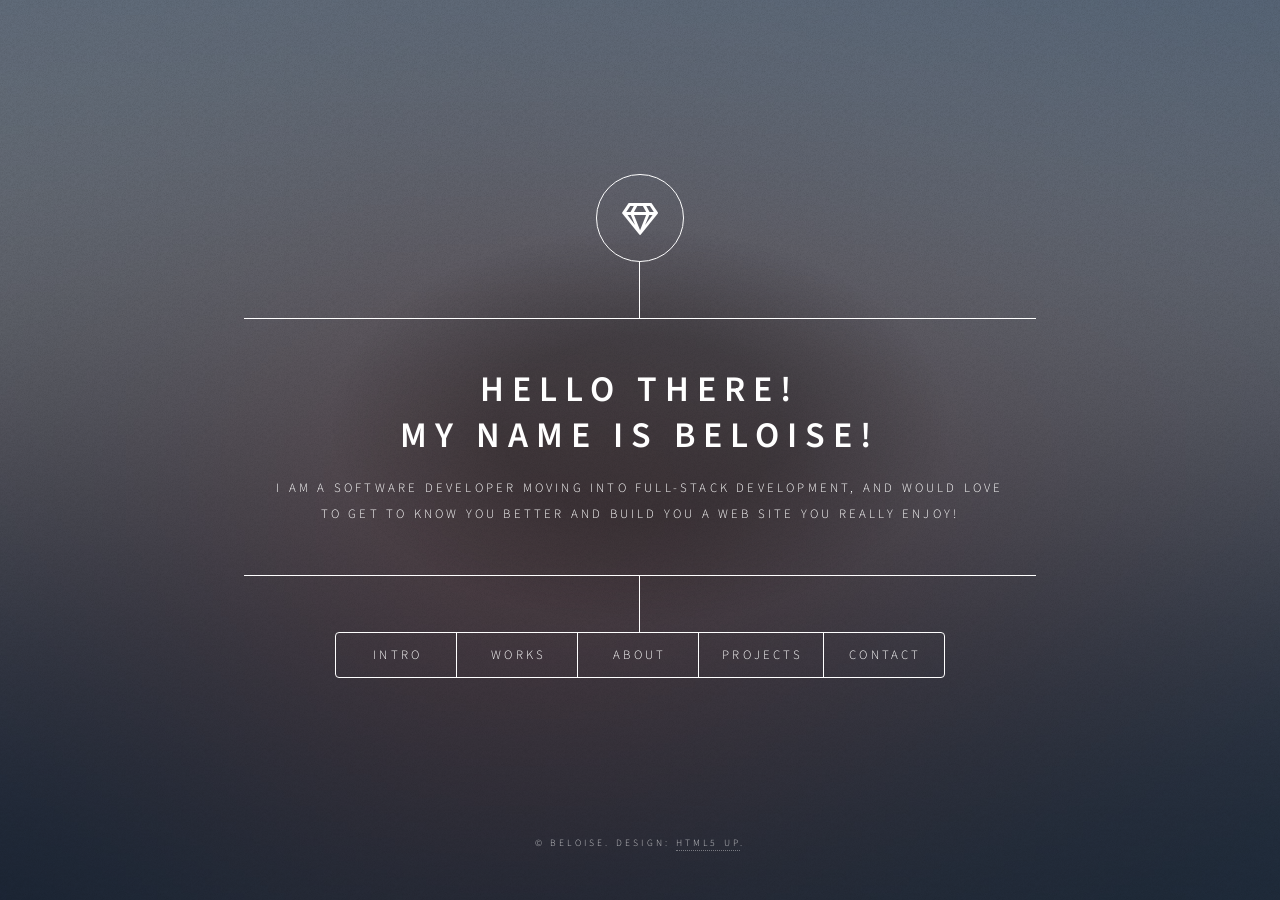
<file: index.html>
<!DOCTYPE HTML>
<!--
	Dimension by HTML5 UP
	html5up.net | @ajlkn
	Free for personal and commercial use under the CCA 3.0 license (html5up.net/license)
-->
<html>
	<head>
		<title>Full Stack Racc</title>
		<meta charset="utf-8" />
		<meta name="viewport" content="width=device-width, initial-scale=1, user-scalable=no" />
		<link rel="stylesheet" href="assets/css/main.css" />
		<noscript><link rel="stylesheet" href="assets/css/noscript.css" /></noscript>
	</head>
	<body class="is-preload">

		<!-- Wrapper -->
			<div id="wrapper">

				<!-- Header -->
					<header id="header">
						<div class="logo">
							<span class="icon fa-gem"></span>
						</div>
						<div class="content">
							<div class="inner">
								<h1>Hello there!<br />
									My name is Beloise!</h1>
								<p>I am a software developer moving into Full-Stack Development, and would love<br />
								to get to know you better and build you a web site you really enjoy!</p>
							</div>
						</div>
						<nav>
							<ul>
								<li><a href="#intro">Intro</a></li>
								<li><a href="#work">Works</a></li>
								<li><a href="#about">About</a></li>
								<li><a href="#projects">Projects</a></li>
								<li><a href="#contact">Contact</a></li>
							</ul>
						</nav>
					</header>

				<!-- Main -->
					<div id="main">

						<!-- Intro -->
							<article id="intro">
								<h2 class="major">Intro</h2>
								<span class="image main"><img src="images/pic01.png" alt="" /></span>
								<p>I have over 15 years using various Linux-based operating systems (I am currently using Arch Linux as my daily driver) and I have spent 5 of those as a power user, working with BASH scripting and remote server work. Currently, I am running an Open Source microblogging service called Mastodon. It is running on a remote server running Ubuntu, and I do upkeep on the server, as well as updating to the code (Ruby-on-rails, SCSS, HTML, Javascript) when there is a feature that I need to implement that isn't implemented in the main repo for the service.</p> 

								<p>I also work regularly with Git, both with Mastodon and my own personal projects, and am familiar with both Git and SSH. I am looking to move more into a programming role, simply because the Mastodon server doesn't pay the bills, and I would like to use the skills that I've learned throughout my life instead of just using them for hobbies or personal projects.</p> 
									
								<p>My job history is very customer-focused, and I enjoy helping people with problem solving and troubleshooting, and I spend a lot of my free time helping on the freeCodeCamp forums or looking for open source software to contribute to.</p> 
									
								<p>If you think I would be a good fit for your company or your project, please reach out! You can fill out the contact form, and I will be more than happy to get back to you within 2 business days!</p>
							</article>

						<!-- Work -->
							<article id="work">
								<h2 class="major">Work</h2>
								<span class="image main"><img src="images/pic02.png" alt="" /></span>
								<p>I am currently a Software Engineer with #100Devs, and am learning the ins and outs of Full-Stack Development. I spend a lot of time researching, as well as tinkering with various smaller projects while looking for bigger projects to start, and also contributing to Open Source Software.</p>
								<p>Recently I have been doing a lot of Front-End work, specifically with HTML, CSS, and JavaScript. If you would like to see some of my projects, you can check out my GitHub <a href="https://github.com/fullStackRacc">here</a>. You can also check out live versions of my projects live on the site, just check out the Projects section <a href="#projects">here</a>!</p>
							</article>

						<!-- About -->
							<article id="about">
								<h2 class="major">About</h2>
								<span class="image main"><img src="images/pic03.png" alt="" /></span>
								<p>Hihi! I'm Beloise and I love coffee, raccoons, and GNU/Linux operating systems! I've been playing with and learning about computers since I was 12 (anyone remember AOL disks?) and I'm a big fan of emo music. Blame the early 00's for that I suppose. I like to play games to decompress after a hard day's work, and in general like to meet new people and talk. I am also learning Japanese, it's been a thing I've been trying to do for a while, and I'm finally taking it seriously! If you wanna chat about Open Source Software, or just like raccoons, you can also find me on Twitter! It's a great place to get to know me and I use it to find lots of new people. Check it out <a href="https://twitter.com/fullStackRacc">here</a>!</p>
							</article>

						<!-- Contact -->
							<article id="contact">
								<h2 class="major">Contact</h2>
								<form method="post" action="https://formspree.io/f/xeqndnrd">
									<div class="fields">
										<div class="field half">
											<label for="name">Name</label>
											<input type="text" name="name" id="name" />
										</div>
										<div class="field half">
											<label for="email">Email</label>
											<input type="text" name="email" id="email" />
										</div>
										<div class="field">
											<label for="message">Message</label>
											<textarea name="message" id="message" rows="4"></textarea>
										</div>
									</div>
									<ul class="actions">
										<li><input type="submit" value="Send Message" class="primary" /></li>
										<li><input type="reset" value="Reset" /></li>
									</ul>
								</form>
								<ul class="icons">
									<li><a href="https://twitter.com/fullStackRacc" class="icon brands fa-twitter"><span class="label">Twitter</span></a></li>
									<li><a href="https://github.com/fullStackRacc" class="icon brands fa-github"><span class="label">GitHub</span></a></li>
								</ul>
							</article>

						<!-- Projects -->
							<article id="projects">
								<h2 class="major">Projects</h2>
								<span class="image main"><img src="images/pic04.png" alt="" /></span>
								<p>Welcome to my Projects! This will be updated pretty frequently, so make sure to check back! I like to show off the things I make, even if they're silly!</p>
								<ul>
									<li><a href="Projects/JavaScript Drum Kit/index.html">Javascript Drum Kit</a> - <a href="https://github.com/fullStackRacc/My-Website/tree/main/Projects/JavaScript Drum Kit">Source</a>
									<li><a href="Projects/Calculator/index.html">Calculator</a> - <a href="https://github.com/fullStackRacc/My-Website/tree/main/Projects/Calculator">Source</a>
									<li><a href="Projects/anime-quotes-api/index.html">Anime Quote API</a> - <a href="https://github.com/fullStackRacc/My-Website/tree/main/Projects/anime-quotes-api">Source</a>
									<li><a href="Projects/xkcd-api/index.html">Random XKCD Comic API</a> - <a href="https://github.com/fullStackRacc/My-Website/tree/main/Projects/xkcd-api">Source</a>
									<li><a href="Projects/random-useless-facts-api/index.html">Random Useless Facts API</a> - <a href="https://github.com/fullStackRacc/My-Website/tree/main/Projects/random-useless-facts-api">Source</a>
								</ul>
							</article>

					</div>

				<!-- Footer -->
					<footer id="footer">
						<p class="copyright">&copy; Beloise. Design: <a href="https://html5up.net">HTML5 UP</a>.</p>
					</footer>

			</div>

		<!-- BG -->
			<div id="bg"></div>

		<!-- Scripts -->
			<script src="assets/js/jquery.min.js"></script>
			<script src="assets/js/browser.min.js"></script>
			<script src="assets/js/breakpoints.min.js"></script>
			<script src="assets/js/util.js"></script>
			<script src="assets/js/main.js"></script>

	</body>
</html>
</file>
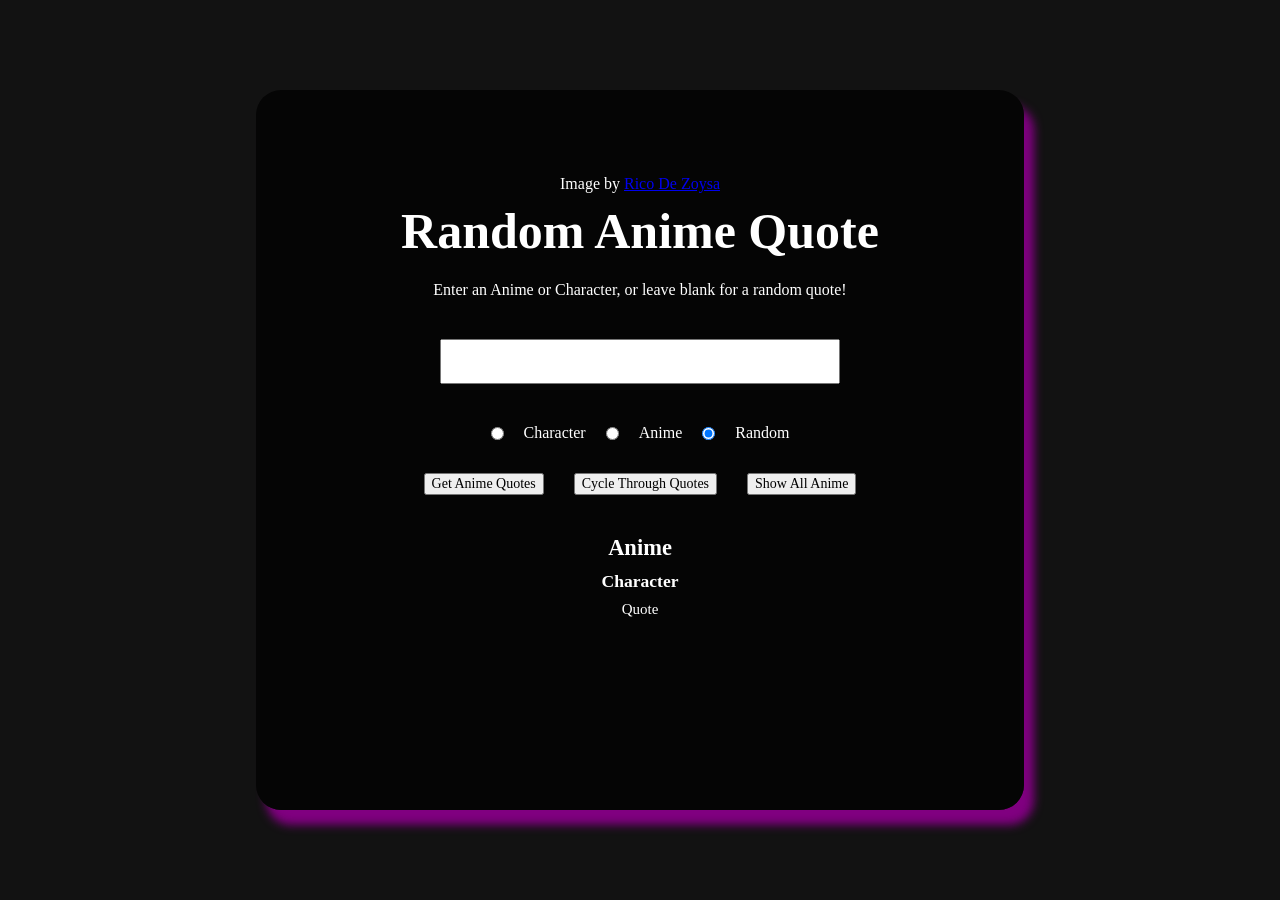
<file: Projects/anime-quotes-api/index.html>
<!DOCTYPE html>
<html lang="en">

<head>
	<meta charset="utf-8">
	<meta name="description" content="This is where your description goes">
	<meta name="keywords" content="one, two, three">

	<title>Anime Quotes!</title>

	<!-- external CSS link -->
	<link rel="stylesheet" href="css/normalize.css">
	<link rel="stylesheet" href="css/style.css">
</head>

<body>
	<main class="main">
		<header class="title">
			<p>Image by <a href="https://www.deviantart.com/ricodz">Rico De Zoysa</a></p>
			<h1>Random Anime Quote</h1>
		</header>

		<section>
			<label for="text">Enter an Anime or Character, or leave blank for a random quote!</label>
			<input type="text" name="" value="" id="text">
			<form action="">
				<input type="radio" name="quote-type" id="character" value="character"> <label for="character">
					Character</label>
				<input type="radio" name="quote-type" id="anime" value="anime"> <label for="anime"> Anime</label>
				<input type="radio" name="quote-type" id="random" value="random" checked> <label for="random">
					Random</label>
			</form>
		</section>

		<section>
			<button type="button" name="button" id="getQuote" onclick="displayRadioValue()">Get Anime Quotes</button>
			<button type="button" name="button" id="cycleQuote" onclick="displayRadioValue()">Cycle Through
				Quotes</button>
			<button type="button" name="button" id="showAll">Show All Anime</button>
		</section>

		<article class="Quotes">
			<h2 class="anime">Anime</h2>
			<h3 class="character">Character</h3>
			<blockquote class="quote">Quote</blockquote>
		</article>
	</main>

	<script type="text/javascript" src="js/main.js"></script>
</body>

</html>
</file>
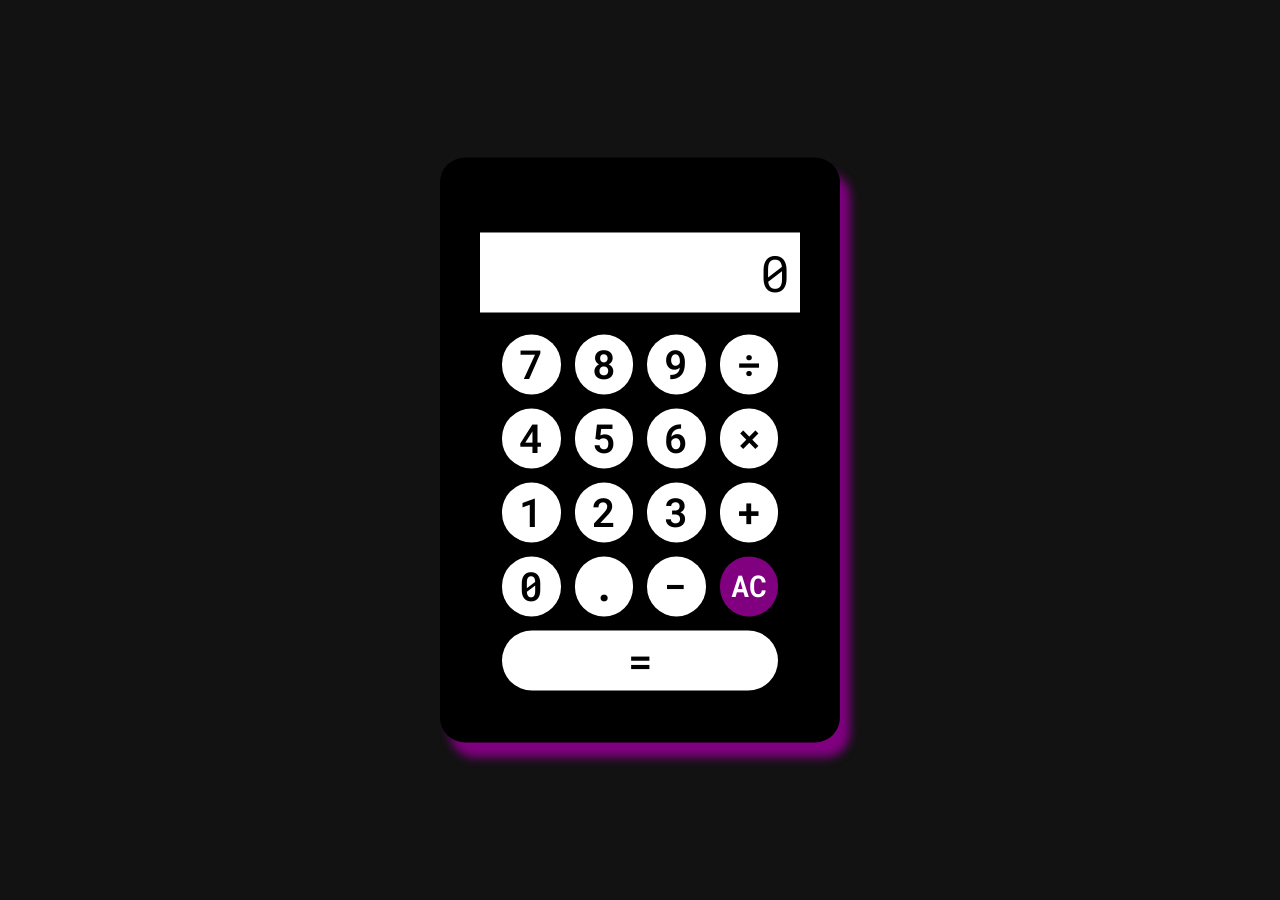
<file: Projects/Calculator/index.html>
<!DOCTYPE html>
<html lang="en">
<head>
    <meta charset="UTF-8">
    <meta http-equiv="X-UA-Compatible" content="IE=edge">
    <meta name="viewport" content="width=device-width, initial-scale=1.0">
    <title>Simple JS Calculator</title>
    <link rel="preconnect" href="https://fonts.googleapis.com">
    <link rel="preconnect" href="https://fonts.gstatic.com" crossorigin>
    <link href="https://fonts.googleapis.com/css2?family=Roboto+Mono:wght@400;600&display=swap" rel="stylesheet">
    <link rel="stylesheet" href="styles.css">
</head>
<body>
    <section class="calculator">
        <input type="text" class="calculator-screen" value="0" disabled />
        <section class="calculator-buttons">
            <button type="button" value="7">7</button>
            <button type="button" value="8">8</button>
            <button type="button" value="9">9</button>
            <button type="button" value="/">&divide;</button>

            <button type="button" value="4">4</button>
            <button type="button" value="5">5</button>
            <button type="button" value="6">6</button>
            <button type="button" value="*">&times;</button>

            <button type="button" value="1">1</button>
            <button type="button" value="2">2</button>
            <button type="button" value="3">3</button>
            <button type="button" value="+">&plus;</button>

            <button type="button" value="0">0</button>
            <button type="button" value=".">.</button>
            <button type="button" value="-">&minus;</button>
            <button type="button" value="AC" class="all-clear">AC</button>

            <button type="button" value="=">&equals;</button>
        </section>
    </section>
    <script src="main.js"></script>
</body>
</html>
</file>
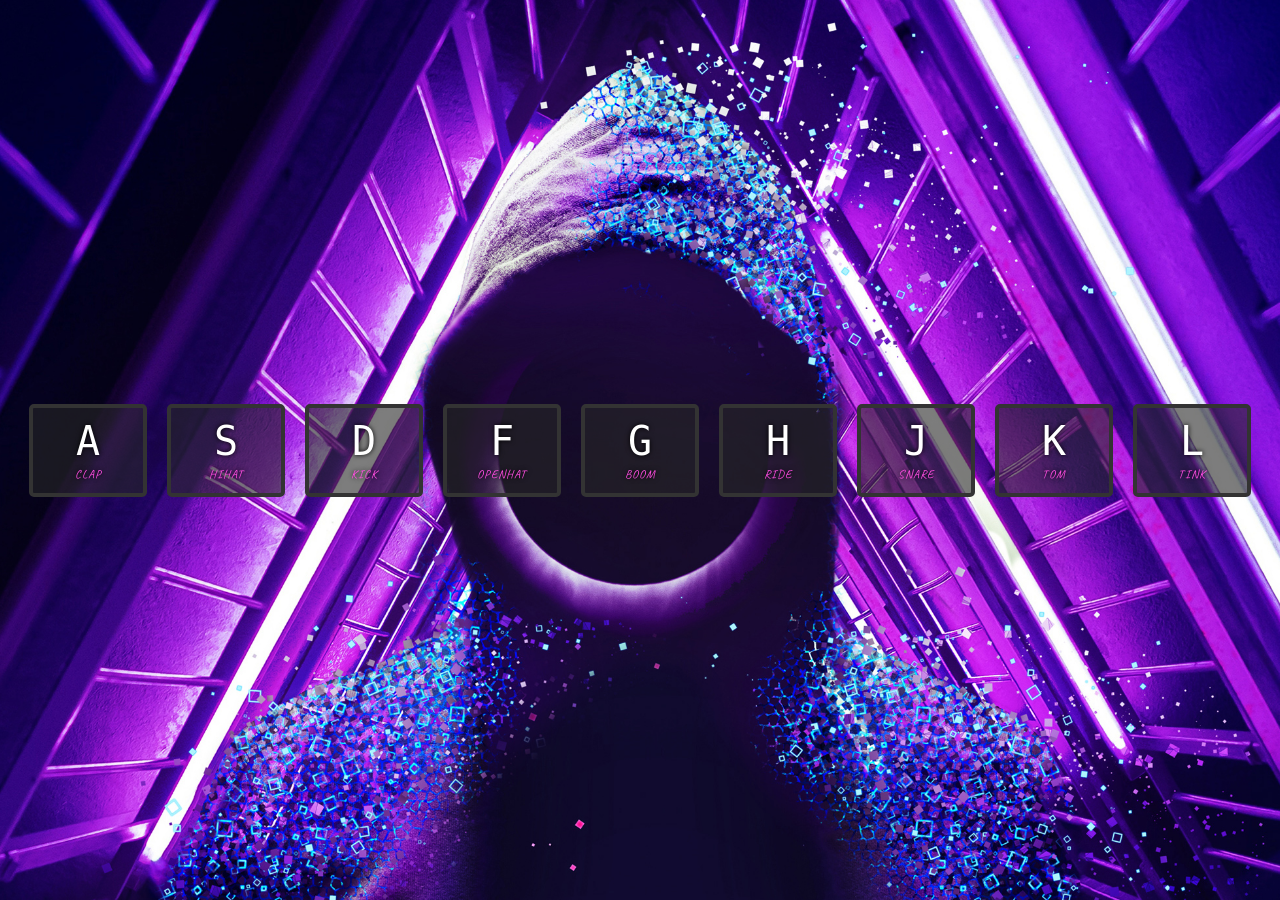
<file: Projects/JavaScript Drum Kit/index.html>
<!DOCTYPE html>
<html lang="en">
  <head>
    <meta charset="UTF-8">
    <title>JS Drum Kit</title>
    <link rel="preconnect" href="https://fonts.googleapis.com">
    <link rel="preconnect" href="https://fonts.gstatic.com" crossorigin>
    <link href="https://fonts.googleapis.com/css2?family=Caveat&display=swap" rel="stylesheet">
    <link rel="stylesheet" href="style.css">
  </head>
  <body>


    <div class="keys">
      <div data-key="65" class="key">
        <kbd>A</kbd>
        <span class="sound">clap</span>
      </div>
      <div data-key="83" class="key">
        <kbd>S</kbd>
        <span class="sound">hihat</span>
      </div>
      <div data-key="68" class="key">
        <kbd>D</kbd>
        <span class="sound">kick</span>
      </div>
      <div data-key="70" class="key">
        <kbd>F</kbd>
        <span class="sound">openhat</span>
      </div>
      <div data-key="71" class="key">
        <kbd>G</kbd>
        <span class="sound">boom</span>
      </div>
      <div data-key="72" class="key">
        <kbd>H</kbd>
        <span class="sound">ride</span>
      </div>
      <div data-key="74" class="key">
        <kbd>J</kbd>
        <span class="sound">snare</span>
      </div>
      <div data-key="75" class="key">
        <kbd>K</kbd>
        <span class="sound">tom</span>
      </div>
      <div data-key="76" class="key">
        <kbd>L</kbd>
        <span class="sound">tink</span>
      </div>
    </div>

    <audio data-key="65" src="sounds/clap.wav"></audio>
    <audio data-key="83" src="sounds/hihat.wav"></audio>
    <audio data-key="68" src="sounds/kick.wav"></audio>
    <audio data-key="70" src="sounds/openhat.wav"></audio>
    <audio data-key="71" src="sounds/boom.wav"></audio>
    <audio data-key="72" src="sounds/ride.wav"></audio>
    <audio data-key="74" src="sounds/snare.wav"></audio>
    <audio data-key="75" src="sounds/tom.wav"></audio>
    <audio data-key="76" src="sounds/tink.wav"></audio>

    <script>
        function playSound(e) {
          const audio = document.querySelector(`audio[data-key="${e.keyCode}"]`);
          const key = document.querySelector(`.key[data-key="${e.keyCode}"]`);
          console.log(audio)
          if(!audio) return;
          audio.currentTime = 0; //rewind to the start
          audio.play();
          key.classList.add('playing');
      }

        function removeTransition(e) {
          if (e.propertyName !== 'transform') return;
          this.classList.remove('playing')
        }

        const keys = document.querySelectorAll('.key');
        keys.forEach(key => key.addEventListener('transitionend', removeTransition))
        window.addEventListener('keydown', playSound);
    </script>
  </body>
</html>
</file>
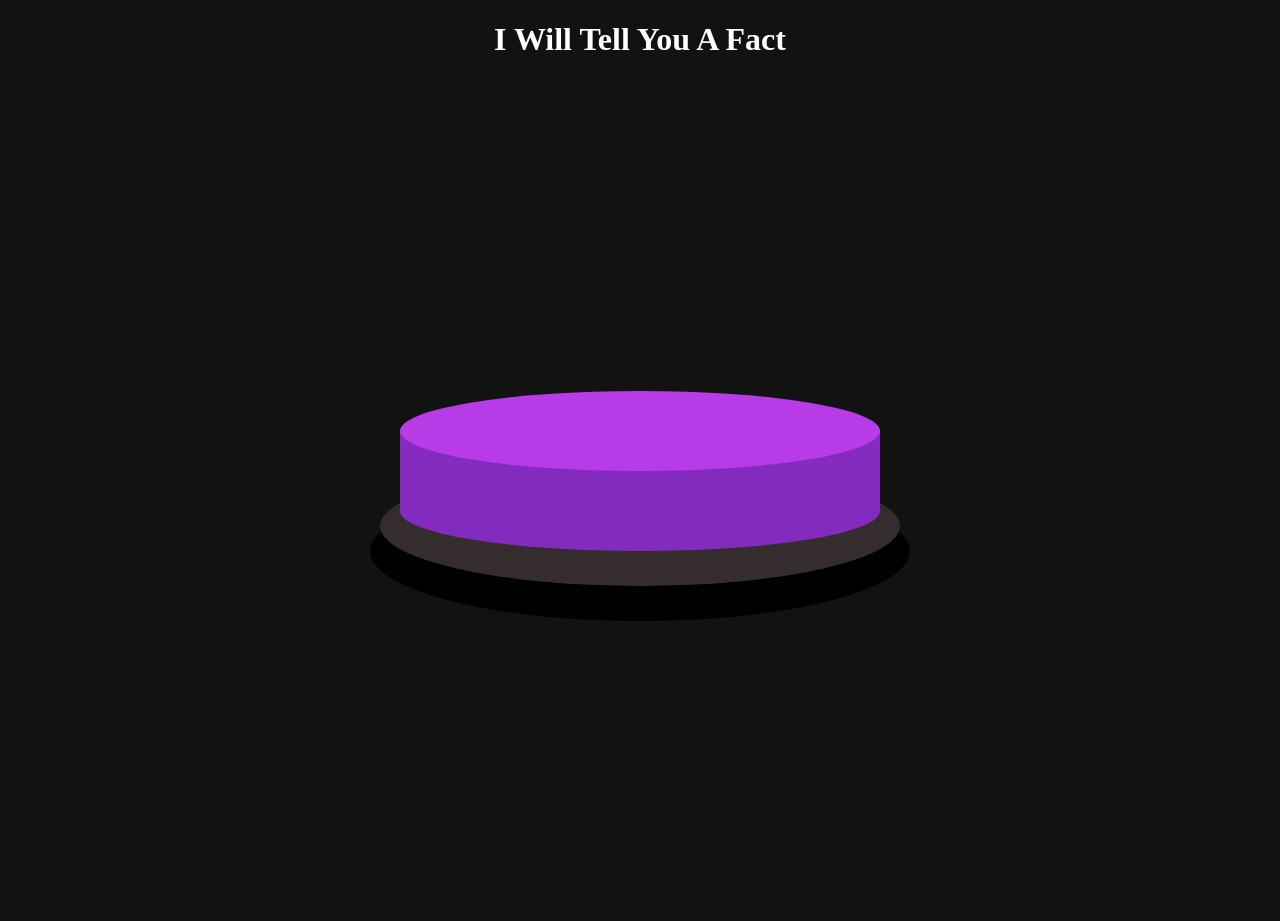
<file: Projects/random-useless-facts-api/index.html>
<!DOCTYPE html>
<html lang="en">
	<head>
    	<meta charset="utf-8">
    	<meta name="description" content="This is where your description goes">
    	<meta name="keywords" content="one, two, three">

		<title>Title in the tab</title>

		<!-- external CSS link -->
		<link rel="stylesheet" href="css/normalize.css">
		<link rel="stylesheet" href="css/style.css">
	</head>
	<body>

		<h1>I Will Tell You A Fact</h1>
		<a class="button"></a>

		<h2></h2>


		<script type="text/javascript" src="js/main.js"></script>
	</body>
</html>
</file>
<file: assets/css/noscript.css>
/*
	Dimension by HTML5 UP
	html5up.net | @ajlkn
	Free for personal and commercial use under the CCA 3.0 license (html5up.net/license)
*/

/* BG */

	body.is-preload #bg:before {
		background-color: transparent;
	}

/* Header */

	body.is-preload #header {
		-moz-filter: none;
		-webkit-filter: none;
		-ms-filter: none;
		filter: none;
	}

		body.is-preload #header > * {
			opacity: 1;
		}

		body.is-preload #header .content .inner {
			max-height: none;
			padding: 3rem 2rem;
			opacity: 1;
		}

/* Main */

	#main article {
		opacity: 1;
		margin: 4rem 0 0 0;
	}
</file>
<file: Projects/anime-quotes-api/css/style.css>
/******************************************
/* CSS
/*******************************************/

/* Box Model Hack */
*{
  box-sizing: border-box;
}

/******************************************
/* LAYOUT
/*******************************************/
img{
  display: block;
  margin: 0 auto;
}

html {
  background: #121212;
  color: #FFFFFF;
  font-size: 62.5%; 
  background-image: url(https://images4.alphacoders.com/973/973967.jpg);
  background-repeat: no-repeat;
  background-attachment: fixed;
  background-size: 100% 100%;
}

body {
  display: flex;
  flex-direction: column;
  justify-content: center;
}

main {
  position: absolute;
  top: 50%;
  left: 50%;
  transform: translate(-50%, -50%);
  width: 60%;
  height: 80%;
  padding: 25px;
  padding-top: 75px;
  background: rgba(0, 0, 0, .75);
  border-radius: 25px;
  box-shadow: 10px 15px 10px purple;
  display: flex;
  flex-direction: column;
  justify-content: center;
  align-items: center;
}

header {
  font-size: 2.5rem;
}

form {
  display: flex;
  flex-direction: row;
  gap: 20px;
}

label {
  font-size: 1.5rem;
}

section {
  display: flex;
  flex-direction: column;
  justify-content: center;
  align-items: center;
  gap: 30px;
}

section + section {
  display: flex;
  flex-direction: row;
  gap: 30px;
  padding: 20px 0 30px 0;
  font-size: 1.4rem;
}

article {
  height: 500px;
  overflow: auto;
  font-size: 1.5rem;
  width: 75%;
}
/******************************************
/* ADDITIONAL STYLES
/*******************************************/
input[type=radio] {
  padding: 5px;
}

input[type=text] {
  width: 400px;
  height: 45px;
  font-size: 2rem;
}

p, label {
  font-size: 1.6rem;
}

h1, h2, h3, blockquote, label, p {
  text-align: center;
  margin: 10px 0;
}
</file>
<file: Projects/Calculator/styles.css>
html {
    font-size: 62.5%;
    box-sizing: border-box;
    background: #121212;
}

*, *::before, *::after {
    margin: 0;
    padding: 0;
    box-sizing: inherit;
}

.calculator {
    position: absolute;
    top: 50%;
    left: 50%;
    transform: translate(-50%, -50%);
    width: 400px;
    padding: 40px;
    padding-top: 75px;
    background: black;
    border-radius: 25px;
    box-shadow: 10px 15px 10px purple;
}

.calculator-screen {
    font-family: 'Roboto Mono', monospace;
    font-weight: 400;
    width: 100%;
    font-size: 5rem;
    height: 80px;
    border: none;
    background: white;
    color: black;
    text-align: right;
    padding-right: 10px;
}

.calculator-buttons {
    display: flex;
    flex-direction: row;
    flex-wrap: wrap;
    padding: 15px;
    padding-bottom: 5px;
}

button {
    font-family: 'Roboto Mono', monospace;
    height: 60px;
    background: white;
    border: none;
    border-radius: 30px;
    font-size: 4rem;
    font-weight: 600;
    color: black;
    margin: 7px;
    padding: 2px 5px 5px 5px;
    flex: 1 0 18%;
}

.all-clear {
    background: purple;
    color: white;
    font-size: 3rem;
}

button:hover {
    background:#eaeaea67;
}
</file>
<file: Projects/JavaScript Drum Kit/style.css>
html {
  font-size: 10px;
  background: url('./background.jpg') bottom center;
  background-size: cover;
}

body,html {
  margin: 0;
  padding: 0;
  font-family: 'Caveat', cursive;
}

.keys {
  display: flex;
  flex: 1;
  min-height: 100vh;
  align-items: center;
  justify-content: center;
}

.key {
  border: .4rem solid rgb(51, 51, 51);
  border-radius: .5rem;
  margin: 1rem;
  font-size: 1.5rem;
  padding: 1rem .5rem;
  transition: all .07s ease;
  width: 10rem;
  text-align: center;
  color: white;
  background: rgba(39, 39, 39, 0.6);
  text-shadow: 0 0 .5rem black;
}

.playing {
  transform: scale(1.1);
  border-color: #ff4de1;
  box-shadow: 0 0 1rem #ff4de1;
}

kbd {
  display: block;
  font-size: 4rem;
}

.sound {
  font-size: 1.2rem;
  text-transform: uppercase;
  letter-spacing: .1rem;
  color: #ff4de1;
}
</file>
<file: Projects/random-useless-facts-api/css/style.css>
/******************************************
/* CSS
/*******************************************/

/* Box Model Hack */
*{
  box-sizing: border-box;
}

/******************************************
/* LAYOUT
/*******************************************/
img{
  display: block;
  margin: 0 auto;
}


/******************************************
/* ADDITIONAL STYLES
/*******************************************/
html, body {
	 height: 100%;
	 width: 100%;
   background: #121212
}
 body {
	 background-color: #121212;
	 position: relative;
	 margin: 0;
   color: #FFF;
   text-align: center;
}

h2 {
  width: 75%;
  padding: 20px;
  margin: 0 auto;
}

 .button {
	 box-shadow: 0px 15px 0 20px #352d2d, 0px 40px 0 30px #000;
	 cursor: pointer;
	 background-color: #842bbf;
	 position: absolute;
	 border-radius: 50%;
	 top: 50%;
	 left: 50%;
	 width: 480px;
	 height: 80px;
	 transform: translateX(-50%);
}
 .button::before {
	 content: '';
	 z-index: 1;
	 border-radius: 50%;
	 background-color: #b73ce7;
	 position: absolute;
	 bottom: 100%;
	 left: 0%;
	 transition: bottom 0.4s;
	 width: 480px;
	 height: 80px;
}
 .button::after {
	 content: '';
	 background-color: #842bbf;
	 position: absolute;
	 bottom: 50%;
	 left: 0%;
	 width: 480px;
	 height: 80px;
	 transition: height 0.4s;
}
 .button:active::before {
	 bottom: 10%;
}
 .button:active::after {
	 height: 10%;
}
</file>
<file: assets/css/main.css>
@import url(fontawesome-all.min.css);
@import url("https://fonts.googleapis.com/css?family=Source+Sans+Pro:300italic,600italic,300,600");

/*
	Dimension by HTML5 UP
	html5up.net | @ajlkn
	Free for personal and commercial use under the CCA 3.0 license (html5up.net/license)
*/

html, body, div, span, applet, object,
iframe, h1, h2, h3, h4, h5, h6, p, blockquote,
pre, a, abbr, acronym, address, big, cite,
code, del, dfn, em, img, ins, kbd, q, s, samp,
small, strike, strong, sub, sup, tt, var, b,
u, i, center, dl, dt, dd, ol, ul, li, fieldset,
form, label, legend, table, caption, tbody,
tfoot, thead, tr, th, td, article, aside,
canvas, details, embed, figure, figcaption,
footer, header, hgroup, menu, nav, output, ruby,
section, summary, time, mark, audio, video {
	margin: 0;
	padding: 0;
	border: 0;
	font-size: 100%;
	font: inherit;
	vertical-align: baseline;}

article, aside, details, figcaption, figure,
footer, header, hgroup, menu, nav, section {
	display: block;}

body {
	line-height: 1;
}

ol, ul {
	list-style: none;
}

blockquote, q {
	quotes: none;
}

	blockquote:before, blockquote:after, q:before, q:after {
		content: '';
		content: none;
	}

table {
	border-collapse: collapse;
	border-spacing: 0;
}

body {
	-webkit-text-size-adjust: none;
}

mark {
	background-color: transparent;
	color: inherit;
}

input::-moz-focus-inner {
	border: 0;
	padding: 0;
}

input, select, textarea {
	-moz-appearance: none;
	-webkit-appearance: none;
	-ms-appearance: none;
	appearance: none;
}

/* Basic */

	@-ms-viewport {
		width: device-width;
	}

	@media screen and (max-width: 480px) {

		html, body {
			min-width: 320px;
		}

	}

	html {
		box-sizing: border-box;
	}

	*, *:before, *:after {
		box-sizing: inherit;
	}

	body {
		background: #1b1f22;
	}

		body.is-preload *, body.is-preload *:before, body.is-preload *:after {
			-moz-animation: none !important;
			-webkit-animation: none !important;
			-ms-animation: none !important;
			animation: none !important;
			-moz-transition: none !important;
			-webkit-transition: none !important;
			-ms-transition: none !important;
			transition: none !important;
		}

/* Type */

	html {
		font-size: 16pt;
	}

		@media screen and (max-width: 1680px) {

			html {
				font-size: 12pt;
			}

		}

		@media screen and (max-width: 736px) {

			html {
				font-size: 11pt;
			}

		}

		@media screen and (max-width: 360px) {

			html {
				font-size: 10pt;
			}

		}

	body, input, select, textarea {
		color: #ffffff;
		font-family: "Source Sans Pro", sans-serif;
		font-weight: 300;
		font-size: 1rem;
		line-height: 1.65;
	}

	a {
		-moz-transition: color 0.2s ease-in-out, background-color 0.2s ease-in-out, border-bottom-color 0.2s ease-in-out;
		-webkit-transition: color 0.2s ease-in-out, background-color 0.2s ease-in-out, border-bottom-color 0.2s ease-in-out;
		-ms-transition: color 0.2s ease-in-out, background-color 0.2s ease-in-out, border-bottom-color 0.2s ease-in-out;
		transition: color 0.2s ease-in-out, background-color 0.2s ease-in-out, border-bottom-color 0.2s ease-in-out;
		border-bottom: dotted 1px rgba(255, 255, 255, 0.5);
		text-decoration: none;
		color: inherit;
	}

		a:hover {
			border-bottom-color: transparent;
		}

	strong, b {
		color: #ffffff;
		font-weight: 600;
	}

	em, i {
		font-style: italic;
	}

	p {
		margin: 0 0 2rem 0;
	}

	h1, h2, h3, h4, h5, h6 {
		color: #ffffff;
		font-weight: 600;
		line-height: 1.5;
		margin: 0 0 1rem 0;
		text-transform: uppercase;
		letter-spacing: 0.2rem;
	}

		h1 a, h2 a, h3 a, h4 a, h5 a, h6 a {
			color: inherit;
			text-decoration: none;
		}

		h1.major, h2.major, h3.major, h4.major, h5.major, h6.major {
			border-bottom: solid 1px #ffffff;
			width: -moz-max-content;
			width: -webkit-max-content;
			width: -ms-max-content;
			width: max-content;
			padding-bottom: 0.5rem;
			margin: 0 0 2rem 0;
		}

	h1 {
		font-size: 2.25rem;
		line-height: 1.3;
		letter-spacing: 0.5rem;
	}

	h2 {
		font-size: 1.5rem;
		line-height: 1.4;
		letter-spacing: 0.5rem;
	}

	h3 {
		font-size: 1rem;
	}

	h4 {
		font-size: 0.8rem;
	}

	h5 {
		font-size: 0.7rem;
	}

	h6 {
		font-size: 0.6rem;
	}

	@media screen and (max-width: 736px) {

		h1 {
			font-size: 1.75rem;
			line-height: 1.4;
		}

		h2 {
			font-size: 1.25em;
			line-height: 1.5;
		}

	}

	sub {
		font-size: 0.8rem;
		position: relative;
		top: 0.5rem;
	}

	sup {
		font-size: 0.8rem;
		position: relative;
		top: -0.5rem;
	}

	blockquote {
		border-left: solid 4px #ffffff;
		font-style: italic;
		margin: 0 0 2rem 0;
		padding: 0.5rem 0 0.5rem 2rem;
	}

	code {
		background: rgba(255, 255, 255, 0.075);
		border-radius: 4px;
		font-family: "Courier New", monospace;
		font-size: 0.9rem;
		margin: 0 0.25rem;
		padding: 0.25rem 0.65rem;
	}

	pre {
		-webkit-overflow-scrolling: touch;
		font-family: "Courier New", monospace;
		font-size: 0.9rem;
		margin: 0 0 2rem 0;
	}

		pre code {
			display: block;
			line-height: 1.75;
			padding: 1rem 1.5rem;
			overflow-x: auto;
		}

	hr {
		border: 0;
		border-bottom: solid 1px #ffffff;
		margin: 2.75rem 0;
	}

	.align-left {
		text-align: left;
	}

	.align-center {
		text-align: center;
	}

	.align-right {
		text-align: right;
	}

/* Form */

	form {
		margin: 0 0 2rem 0;
	}

		form > :last-child {
			margin-bottom: 0;
		}

		form > .fields {
			display: -moz-flex;
			display: -webkit-flex;
			display: -ms-flex;
			display: flex;
			-moz-flex-wrap: wrap;
			-webkit-flex-wrap: wrap;
			-ms-flex-wrap: wrap;
			flex-wrap: wrap;
			width: calc(100% + 3rem);
			margin: -1.5rem 0 2rem -1.5rem;
		}

			form > .fields > .field {
				-moz-flex-grow: 0;
				-webkit-flex-grow: 0;
				-ms-flex-grow: 0;
				flex-grow: 0;
				-moz-flex-shrink: 0;
				-webkit-flex-shrink: 0;
				-ms-flex-shrink: 0;
				flex-shrink: 0;
				padding: 1.5rem 0 0 1.5rem;
				width: calc(100% - 1.5rem);
			}

				form > .fields > .field.half {
					width: calc(50% - 0.75rem);
				}

				form > .fields > .field.third {
					width: calc(100%/3 - 0.5rem);
				}

				form > .fields > .field.quarter {
					width: calc(25% - 0.375rem);
				}

		@media screen and (max-width: 480px) {

			form > .fields {
				width: calc(100% + 3rem);
				margin: -1.5rem 0 2rem -1.5rem;
			}

				form > .fields > .field {
					padding: 1.5rem 0 0 1.5rem;
					width: calc(100% - 1.5rem);
				}

					form > .fields > .field.half {
						width: calc(100% - 1.5rem);
					}

					form > .fields > .field.third {
						width: calc(100% - 1.5rem);
					}

					form > .fields > .field.quarter {
						width: calc(100% - 1.5rem);
					}

		}

	label {
		color: #ffffff;
		display: block;
		font-size: 0.8rem;
		font-weight: 300;
		letter-spacing: 0.2rem;
		line-height: 1.5;
		margin: 0 0 1rem 0;
		text-transform: uppercase;
	}

	input[type="text"],
	input[type="password"],
	input[type="email"],
	input[type="tel"],
	select,
	textarea {
		-moz-appearance: none;
		-webkit-appearance: none;
		-ms-appearance: none;
		appearance: none;
		-moz-transition: border-color 0.2s ease-in-out, box-shadow 0.2s ease-in-out, background-color 0.2s ease-in-out;
		-webkit-transition: border-color 0.2s ease-in-out, box-shadow 0.2s ease-in-out, background-color 0.2s ease-in-out;
		-ms-transition: border-color 0.2s ease-in-out, box-shadow 0.2s ease-in-out, background-color 0.2s ease-in-out;
		transition: border-color 0.2s ease-in-out, box-shadow 0.2s ease-in-out, background-color 0.2s ease-in-out;
		background-color: transparent;
		border-radius: 4px;
		border: solid 1px #ffffff;
		color: inherit;
		display: block;
		outline: 0;
		padding: 0 1rem;
		text-decoration: none;
		width: 100%;
	}

		input[type="text"]:invalid,
		input[type="password"]:invalid,
		input[type="email"]:invalid,
		input[type="tel"]:invalid,
		select:invalid,
		textarea:invalid {
			box-shadow: none;
		}

		input[type="text"]:focus,
		input[type="password"]:focus,
		input[type="email"]:focus,
		input[type="tel"]:focus,
		select:focus,
		textarea:focus {
			background: rgba(255, 255, 255, 0.075);
			border-color: #ffffff;
			box-shadow: 0 0 0 1px #ffffff;
		}

	select {
		background-image: url("data:image/svg+xml;charset=utf8,%3Csvg xmlns='http://www.w3.org/2000/svg' width='40' height='40' preserveAspectRatio='none' viewBox='0 0 40 40'%3E%3Cpath d='M9.4,12.3l10.4,10.4l10.4-10.4c0.2-0.2,0.5-0.4,0.9-0.4c0.3,0,0.6,0.1,0.9,0.4l3.3,3.3c0.2,0.2,0.4,0.5,0.4,0.9 c0,0.4-0.1,0.6-0.4,0.9L20.7,31.9c-0.2,0.2-0.5,0.4-0.9,0.4c-0.3,0-0.6-0.1-0.9-0.4L4.3,17.3c-0.2-0.2-0.4-0.5-0.4-0.9 c0-0.4,0.1-0.6,0.4-0.9l3.3-3.3c0.2-0.2,0.5-0.4,0.9-0.4S9.1,12.1,9.4,12.3z' fill='%23ffffff' /%3E%3C/svg%3E");
		background-size: 1.25rem;
		background-repeat: no-repeat;
		background-position: calc(100% - 1rem) center;
		height: 2.75rem;
		padding-right: 2.75rem;
		text-overflow: ellipsis;
	}

		select option {
			color: #ffffff;
			background: #1b1f22;
		}

		select:focus::-ms-value {
			background-color: transparent;
		}

		select::-ms-expand {
			display: none;
		}

	input[type="text"],
	input[type="password"],
	input[type="email"],
	select {
		height: 2.75rem;
	}

	textarea {
		padding: 0.75rem 1rem;
	}

	input[type="checkbox"],
	input[type="radio"] {
		-moz-appearance: none;
		-webkit-appearance: none;
		-ms-appearance: none;
		appearance: none;
		display: block;
		float: left;
		margin-right: -2rem;
		opacity: 0;
		width: 1rem;
		z-index: -1;
	}

		input[type="checkbox"] + label,
		input[type="radio"] + label {
			text-decoration: none;
			-moz-user-select: none;
			-webkit-user-select: none;
			-ms-user-select: none;
			user-select: none;
			color: #ffffff;
			cursor: pointer;
			display: inline-block;
			font-size: 0.8rem;
			font-weight: 300;
			margin: 0 0 0.5rem 0;
			padding-left: 2.65rem;
			padding-right: 0.75rem;
			position: relative;
		}

			input[type="checkbox"] + label:before,
			input[type="radio"] + label:before {
				-moz-osx-font-smoothing: grayscale;
				-webkit-font-smoothing: antialiased;
				display: inline-block;
				font-style: normal;
				font-variant: normal;
				text-rendering: auto;
				line-height: 1;
				text-transform: none !important;
				font-family: 'Font Awesome 5 Free';
				font-weight: 900;
			}

			input[type="checkbox"] + label:before,
			input[type="radio"] + label:before {
				-moz-transition: border-color 0.2s ease-in-out, box-shadow 0.2s ease-in-out, background-color 0.2s ease-in-out;
				-webkit-transition: border-color 0.2s ease-in-out, box-shadow 0.2s ease-in-out, background-color 0.2s ease-in-out;
				-ms-transition: border-color 0.2s ease-in-out, box-shadow 0.2s ease-in-out, background-color 0.2s ease-in-out;
				transition: border-color 0.2s ease-in-out, box-shadow 0.2s ease-in-out, background-color 0.2s ease-in-out;
				border-radius: 4px;
				border: solid 1px #ffffff;
				content: '';
				display: inline-block;
				height: 1.65rem;
				left: 0;
				line-height: 1.65rem;
				position: absolute;
				text-align: center;
				top: -0.15rem;
				width: 1.65rem;
			}

		input[type="checkbox"]:checked + label:before,
		input[type="radio"]:checked + label:before {
			background: #ffffff !important;
			border-color: #ffffff !important;
			color: #1b1f22;
			content: '\f00c';
		}

		input[type="checkbox"]:focus + label:before,
		input[type="radio"]:focus + label:before {
			background: rgba(255, 255, 255, 0.075);
			border-color: #ffffff;
			box-shadow: 0 0 0 1px #ffffff;
		}

	input[type="checkbox"] + label:before {
		border-radius: 4px;
	}

	input[type="radio"] + label:before {
		border-radius: 100%;
	}

	::-webkit-input-placeholder {
		color: rgba(255, 255, 255, 0.5) !important;
		opacity: 1.0;
	}

	:-moz-placeholder {
		color: rgba(255, 255, 255, 0.5) !important;
		opacity: 1.0;
	}

	::-moz-placeholder {
		color: rgba(255, 255, 255, 0.5) !important;
		opacity: 1.0;
	}

	:-ms-input-placeholder {
		color: rgba(255, 255, 255, 0.5) !important;
		opacity: 1.0;
	}

	.formerize-placeholder {
		color: rgba(255, 255, 255, 0.5) !important;
		opacity: 1.0;
	}

/* Box */

	.box {
		border-radius: 4px;
		border: solid 1px #ffffff;
		margin-bottom: 2rem;
		padding: 1.5em;
	}

		.box > :last-child,
		.box > :last-child > :last-child,
		.box > :last-child > :last-child > :last-child {
			margin-bottom: 0;
		}

		.box.alt {
			border: 0;
			border-radius: 0;
			padding: 0;
		}

/* Icon */

	.icon {
		text-decoration: none;
		border-bottom: none;
		position: relative;
	}

		.icon:before {
			-moz-osx-font-smoothing: grayscale;
			-webkit-font-smoothing: antialiased;
			display: inline-block;
			font-style: normal;
			font-variant: normal;
			text-rendering: auto;
			line-height: 1;
			text-transform: none !important;
			font-family: 'Font Awesome 5 Free';
			font-weight: 400;
		}

		.icon > .label {
			display: none;
		}

		.icon:before {
			line-height: inherit;
		}

		.icon.solid:before {
			font-weight: 900;
		}

		.icon.brands:before {
			font-family: 'Font Awesome 5 Brands';
		}

/* Image */

	.image {
		border-radius: 4px;
		border: 0;
		display: inline-block;
		position: relative;
	}

		.image:before {
			pointer-events: none;
			background-image: url("../../images/overlay.png");
			background-color: rgba(19, 21, 25, 0.5);
			border-radius: 4px;
			content: '';
			display: block;
			height: 100%;
			left: 0;
			opacity: 0.5;
			position: absolute;
			top: 0;
			width: 100%;
		}

		.image img {
			border-radius: 4px;
			display: block;
		}

		.image.left, .image.right {
			max-width: 40%;
		}

			.image.left img, .image.right img {
				width: 100%;
			}

		.image.left {
			float: left;
			padding: 0 1.5em 1em 0;
			top: 0.25em;
		}

		.image.right {
			float: right;
			padding: 0 0 1em 1.5em;
			top: 0.25em;
		}

		.image.fit {
			display: block;
			margin: 0 0 2rem 0;
			width: 100%;
		}

			.image.fit img {
				width: 100%;
			}

		.image.main {
			display: block;
			margin: 2.5rem 0;
			width: 100%;
		}

			.image.main img {
				width: 100%;
			}

		@media screen and (max-width: 736px) {

			.image.main {
				margin: 2rem 0;
			}

		}

		@media screen and (max-width: 480px) {

			.image.main {
				margin: 1.5rem 0;
			}

		}

/* List */

	ol {
		list-style: decimal;
		margin: 0 0 2rem 0;
		padding-left: 1.25em;
	}

		ol li {
			padding-left: 0.25em;
		}

	ul {
		list-style: disc;
		margin: 0 0 2rem 0;
		padding-left: 1em;
	}

		ul li {
			padding-left: 0.5em;
		}

		ul.alt {
			list-style: none;
			padding-left: 0;
		}

			ul.alt li {
				border-top: solid 1px #ffffff;
				padding: 0.5em 0;
			}

				ul.alt li:first-child {
					border-top: 0;
					padding-top: 0;
				}

	dl {
		margin: 0 0 2rem 0;
	}

		dl dt {
			display: block;
			font-weight: 600;
			margin: 0 0 1rem 0;
		}

		dl dd {
			margin-left: 2rem;
		}

/* Actions */

	ul.actions {
		display: -moz-flex;
		display: -webkit-flex;
		display: -ms-flex;
		display: flex;
		cursor: default;
		list-style: none;
		margin-left: -1rem;
		padding-left: 0;
	}

		ul.actions li {
			padding: 0 0 0 1rem;
			vertical-align: middle;
		}

		ul.actions.special {
			-moz-justify-content: center;
			-webkit-justify-content: center;
			-ms-justify-content: center;
			justify-content: center;
			width: 100%;
			margin-left: 0;
		}

			ul.actions.special li:first-child {
				padding-left: 0;
			}

		ul.actions.stacked {
			-moz-flex-direction: column;
			-webkit-flex-direction: column;
			-ms-flex-direction: column;
			flex-direction: column;
			margin-left: 0;
		}

			ul.actions.stacked li {
				padding: 1.3rem 0 0 0;
			}

				ul.actions.stacked li:first-child {
					padding-top: 0;
				}

		ul.actions.fit {
			width: calc(100% + 1rem);
		}

			ul.actions.fit li {
				-moz-flex-grow: 1;
				-webkit-flex-grow: 1;
				-ms-flex-grow: 1;
				flex-grow: 1;
				-moz-flex-shrink: 1;
				-webkit-flex-shrink: 1;
				-ms-flex-shrink: 1;
				flex-shrink: 1;
				width: 100%;
			}

				ul.actions.fit li > * {
					width: 100%;
				}

			ul.actions.fit.stacked {
				width: 100%;
			}

		@media screen and (max-width: 480px) {

			ul.actions:not(.fixed) {
				-moz-flex-direction: column;
				-webkit-flex-direction: column;
				-ms-flex-direction: column;
				flex-direction: column;
				margin-left: 0;
				width: 100% !important;
			}

				ul.actions:not(.fixed) li {
					-moz-flex-grow: 1;
					-webkit-flex-grow: 1;
					-ms-flex-grow: 1;
					flex-grow: 1;
					-moz-flex-shrink: 1;
					-webkit-flex-shrink: 1;
					-ms-flex-shrink: 1;
					flex-shrink: 1;
					padding: 1rem 0 0 0;
					text-align: center;
					width: 100%;
				}

					ul.actions:not(.fixed) li > * {
						width: 100%;
					}

					ul.actions:not(.fixed) li:first-child {
						padding-top: 0;
					}

					ul.actions:not(.fixed) li input[type="submit"],
					ul.actions:not(.fixed) li input[type="reset"],
					ul.actions:not(.fixed) li input[type="button"],
					ul.actions:not(.fixed) li button,
					ul.actions:not(.fixed) li .button {
						width: 100%;
					}

						ul.actions:not(.fixed) li input[type="submit"].icon:before,
						ul.actions:not(.fixed) li input[type="reset"].icon:before,
						ul.actions:not(.fixed) li input[type="button"].icon:before,
						ul.actions:not(.fixed) li button.icon:before,
						ul.actions:not(.fixed) li .button.icon:before {
							margin-left: -0.5em;
						}

		}

/* Icons */

	ul.icons {
		cursor: default;
		list-style: none;
		padding-left: 0;
	}

		ul.icons li {
			display: inline-block;
			padding: 0 0.75em 0 0;
		}

			ul.icons li:last-child {
				padding-right: 0;
			}

			ul.icons li a {
				border-radius: 100%;
				box-shadow: inset 0 0 0 1px #ffffff;
				display: inline-block;
				height: 2.25rem;
				line-height: 2.25rem;
				text-align: center;
				width: 2.25rem;
			}

				ul.icons li a:hover {
					background-color: rgba(255, 255, 255, 0.075);
				}

				ul.icons li a:active {
					background-color: rgba(255, 255, 255, 0.175);
				}

/* Table */

	.table-wrapper {
		-webkit-overflow-scrolling: touch;
		overflow-x: auto;
	}

	table {
		margin: 0 0 2rem 0;
		width: 100%;
	}

		table tbody tr {
			border: solid 1px #ffffff;
			border-left: 0;
			border-right: 0;
		}

			table tbody tr:nth-child(2n + 1) {
				background-color: rgba(255, 255, 255, 0.075);
			}

		table td {
			padding: 0.75em 0.75em;
		}

		table th {
			color: #ffffff;
			font-size: 0.9em;
			font-weight: 600;
			padding: 0 0.75em 0.75em 0.75em;
			text-align: left;
		}

		table thead {
			border-bottom: solid 2px #ffffff;
		}

		table tfoot {
			border-top: solid 2px #ffffff;
		}

		table.alt {
			border-collapse: separate;
		}

			table.alt tbody tr td {
				border: solid 1px #ffffff;
				border-left-width: 0;
				border-top-width: 0;
			}

				table.alt tbody tr td:first-child {
					border-left-width: 1px;
				}

			table.alt tbody tr:first-child td {
				border-top-width: 1px;
			}

			table.alt thead {
				border-bottom: 0;
			}

			table.alt tfoot {
				border-top: 0;
			}

/* Button */

	input[type="submit"],
	input[type="reset"],
	input[type="button"],
	button,
	.button {
		-moz-appearance: none;
		-webkit-appearance: none;
		-ms-appearance: none;
		appearance: none;
		-moz-transition: background-color 0.2s ease-in-out, color 0.2s ease-in-out;
		-webkit-transition: background-color 0.2s ease-in-out, color 0.2s ease-in-out;
		-ms-transition: background-color 0.2s ease-in-out, color 0.2s ease-in-out;
		transition: background-color 0.2s ease-in-out, color 0.2s ease-in-out;
		background-color: transparent;
		border-radius: 4px;
		border: 0;
		box-shadow: inset 0 0 0 1px #ffffff;
		color: #ffffff !important;
		cursor: pointer;
		display: inline-block;
		font-size: 0.8rem;
		font-weight: 300;
		height: 2.75rem;
		letter-spacing: 0.2rem;
		line-height: 2.75rem;
		outline: 0;
		padding: 0 1.25rem 0 1.35rem;
		text-align: center;
		text-decoration: none;
		text-transform: uppercase;
		white-space: nowrap;
	}

		input[type="submit"]:hover,
		input[type="reset"]:hover,
		input[type="button"]:hover,
		button:hover,
		.button:hover {
			background-color: rgba(255, 255, 255, 0.075);
		}

		input[type="submit"]:active,
		input[type="reset"]:active,
		input[type="button"]:active,
		button:active,
		.button:active {
			background-color: rgba(255, 255, 255, 0.175);
		}

		input[type="submit"].icon:before,
		input[type="reset"].icon:before,
		input[type="button"].icon:before,
		button.icon:before,
		.button.icon:before {
			margin-right: 0.5em;
		}

		input[type="submit"].fit,
		input[type="reset"].fit,
		input[type="button"].fit,
		button.fit,
		.button.fit {
			width: 100%;
		}

		input[type="submit"].small,
		input[type="reset"].small,
		input[type="button"].small,
		button.small,
		.button.small {
			font-size: 0.6rem;
			height: 2.0625rem;
			line-height: 2.0625rem;
		}

		input[type="submit"].primary,
		input[type="reset"].primary,
		input[type="button"].primary,
		button.primary,
		.button.primary {
			background-color: #ffffff;
			color: #1b1f22 !important;
			font-weight: 600;
		}

		input[type="submit"].disabled, input[type="submit"]:disabled,
		input[type="reset"].disabled,
		input[type="reset"]:disabled,
		input[type="button"].disabled,
		input[type="button"]:disabled,
		button.disabled,
		button:disabled,
		.button.disabled,
		.button:disabled {
			pointer-events: none;
			cursor: default;
			opacity: 0.25;
		}

	input[type="submit"],
	input[type="reset"],
	input[type="button"],
	button {
		line-height: calc(2.75rem - 2px);
	}

/* BG */

	#bg {
		-moz-transform: scale(1.0);
		-webkit-transform: scale(1.0);
		-ms-transform: scale(1.0);
		transform: scale(1.0);
		-webkit-backface-visibility: hidden;
		position: fixed;
		top: 0;
		left: 0;
		width: 100%;
		height: 100vh;
		z-index: 1;
	}

		#bg:before, #bg:after {
			content: '';
			display: block;
			position: absolute;
			top: 0;
			left: 0;
			width: 100%;
			height: 100%;
		}

		#bg:before {
			-moz-transition: background-color 2.5s ease-in-out;
			-webkit-transition: background-color 2.5s ease-in-out;
			-ms-transition: background-color 2.5s ease-in-out;
			transition: background-color 2.5s ease-in-out;
			-moz-transition-delay: 0.75s;
			-webkit-transition-delay: 0.75s;
			-ms-transition-delay: 0.75s;
			transition-delay: 0.75s;
			background-image: linear-gradient(to top, rgba(19, 21, 25, 0.5), rgba(19, 21, 25, 0.5)), url("../../images/overlay.png");
			background-size: auto, 256px 256px;
			background-position: center, center;
			background-repeat: no-repeat, repeat;
			z-index: 2;
		}

		#bg:after {
			-moz-transform: scale(1.125);
			-webkit-transform: scale(1.125);
			-ms-transform: scale(1.125);
			transform: scale(1.125);
			-moz-transition: -moz-transform 0.325s ease-in-out, -moz-filter 0.325s ease-in-out;
			-webkit-transition: -webkit-transform 0.325s ease-in-out, -webkit-filter 0.325s ease-in-out;
			-ms-transition: -ms-transform 0.325s ease-in-out, -ms-filter 0.325s ease-in-out;
			transition: transform 0.325s ease-in-out, filter 0.325s ease-in-out;
			background-image: url("../../images/bg.jpg");
			background-position: center;
			background-size: cover;
			background-repeat: no-repeat;
			z-index: 1;
		}

		body.is-article-visible #bg:after {
			-moz-transform: scale(1.0825);
			-webkit-transform: scale(1.0825);
			-ms-transform: scale(1.0825);
			transform: scale(1.0825);
			-moz-filter: blur(0.2rem);
			-webkit-filter: blur(0.2rem);
			-ms-filter: blur(0.2rem);
			filter: blur(0.2rem);
		}

		body.is-preload #bg:before {
			background-color: #000000;
		}

/* Wrapper */

	#wrapper {
		display: -moz-flex;
		display: -webkit-flex;
		display: -ms-flex;
		display: flex;
		-moz-flex-direction: column;
		-webkit-flex-direction: column;
		-ms-flex-direction: column;
		flex-direction: column;
		-moz-align-items: center;
		-webkit-align-items: center;
		-ms-align-items: center;
		align-items: center;
		-moz-justify-content: space-between;
		-webkit-justify-content: space-between;
		-ms-justify-content: space-between;
		justify-content: space-between;
		position: relative;
		min-height: 100vh;
		width: 100%;
		padding: 4rem 2rem;
		z-index: 3;
	}

		#wrapper:before {
			content: '';
			display: block;
		}

		@media screen and (max-width: 1680px) {

			#wrapper {
				padding: 3rem 2rem;
			}

		}

		@media screen and (max-width: 736px) {

			#wrapper {
				padding: 2rem 1rem;
			}

		}

		@media screen and (max-width: 480px) {

			#wrapper {
				padding: 1rem;
			}

		}

/* Header */

	#header {
		display: -moz-flex;
		display: -webkit-flex;
		display: -ms-flex;
		display: flex;
		-moz-flex-direction: column;
		-webkit-flex-direction: column;
		-ms-flex-direction: column;
		flex-direction: column;
		-moz-align-items: center;
		-webkit-align-items: center;
		-ms-align-items: center;
		align-items: center;
		-moz-transition: -moz-transform 0.325s ease-in-out, -moz-filter 0.325s ease-in-out, opacity 0.325s ease-in-out;
		-webkit-transition: -webkit-transform 0.325s ease-in-out, -webkit-filter 0.325s ease-in-out, opacity 0.325s ease-in-out;
		-ms-transition: -ms-transform 0.325s ease-in-out, -ms-filter 0.325s ease-in-out, opacity 0.325s ease-in-out;
		transition: transform 0.325s ease-in-out, filter 0.325s ease-in-out, opacity 0.325s ease-in-out;
		background-image: -moz-radial-gradient(rgba(0, 0, 0, 0.25) 25%, rgba(0, 0, 0, 0) 55%);
		background-image: -webkit-radial-gradient(rgba(0, 0, 0, 0.25) 25%, rgba(0, 0, 0, 0) 55%);
		background-image: -ms-radial-gradient(rgba(0, 0, 0, 0.25) 25%, rgba(0, 0, 0, 0) 55%);
		background-image: radial-gradient(rgba(0, 0, 0, 0.25) 25%, rgba(0, 0, 0, 0) 55%);
		max-width: 100%;
		text-align: center;
	}

		#header > * {
			-moz-transition: opacity 0.325s ease-in-out;
			-webkit-transition: opacity 0.325s ease-in-out;
			-ms-transition: opacity 0.325s ease-in-out;
			transition: opacity 0.325s ease-in-out;
			position: relative;
			margin-top: 3.5rem;
		}

			#header > *:before {
				content: '';
				display: block;
				position: absolute;
				top: calc(-3.5rem - 1px);
				left: calc(50% - 1px);
				width: 1px;
				height: calc(3.5rem + 1px);
				background: #ffffff;
			}

		#header > :first-child {
			margin-top: 0;
		}

			#header > :first-child:before {
				display: none;
			}

		#header .logo {
			width: 5.5rem;
			height: 5.5rem;
			line-height: 5.5rem;
			border: solid 1px #ffffff;
			border-radius: 100%;
		}

			#header .logo .icon:before {
				font-size: 2rem;
			}

		#header .content {
			border-style: solid;
			border-color: #ffffff;
			border-top-width: 1px;
			border-bottom-width: 1px;
			max-width: 100%;
		}

			#header .content .inner {
				-moz-transition: max-height 0.75s ease, padding 0.75s ease, opacity 0.325s ease-in-out;
				-webkit-transition: max-height 0.75s ease, padding 0.75s ease, opacity 0.325s ease-in-out;
				-ms-transition: max-height 0.75s ease, padding 0.75s ease, opacity 0.325s ease-in-out;
				transition: max-height 0.75s ease, padding 0.75s ease, opacity 0.325s ease-in-out;
				-moz-transition-delay: 0.25s;
				-webkit-transition-delay: 0.25s;
				-ms-transition-delay: 0.25s;
				transition-delay: 0.25s;
				padding: 3rem 2rem;
				max-height: 40rem;
				overflow: hidden;
			}

				#header .content .inner > :last-child {
					margin-bottom: 0;
				}

			#header .content p {
				text-transform: uppercase;
				letter-spacing: 0.2rem;
				font-size: 0.8rem;
				line-height: 2;
			}

		#header nav ul {
			display: -moz-flex;
			display: -webkit-flex;
			display: -ms-flex;
			display: flex;
			margin-bottom: 0;
			list-style: none;
			padding-left: 0;
			border: solid 1px #ffffff;
			border-radius: 4px;
		}

			#header nav ul li {
				padding-left: 0;
				border-left: solid 1px #ffffff;
			}

				#header nav ul li:first-child {
					border-left: 0;
				}

				#header nav ul li a {
					display: block;
					min-width: 7.5rem;
					height: 2.75rem;
					line-height: 2.75rem;
					padding: 0 1.25rem 0 1.45rem;
					text-transform: uppercase;
					letter-spacing: 0.2rem;
					font-size: 0.8rem;
					border-bottom: 0;
				}

					#header nav ul li a:hover {
						background-color: rgba(255, 255, 255, 0.075);
					}

					#header nav ul li a:active {
						background-color: rgba(255, 255, 255, 0.175);
					}

		#header nav.use-middle:after {
			content: '';
			display: block;
			position: absolute;
			top: 0;
			left: calc(50% - 1px);
			width: 1px;
			height: 100%;
			background: #ffffff;
		}

		#header nav.use-middle ul li.is-middle {
			border-left: 0;
		}

		body.is-article-visible #header {
			-moz-transform: scale(0.95);
			-webkit-transform: scale(0.95);
			-ms-transform: scale(0.95);
			transform: scale(0.95);
			-moz-filter: blur(0.1rem);
			-webkit-filter: blur(0.1rem);
			-ms-filter: blur(0.1rem);
			filter: blur(0.1rem);
			opacity: 0;
		}

		body.is-preload #header {
			-moz-filter: blur(0.125rem);
			-webkit-filter: blur(0.125rem);
			-ms-filter: blur(0.125rem);
			filter: blur(0.125rem);
		}

			body.is-preload #header > * {
				opacity: 0;
			}

			body.is-preload #header .content .inner {
				max-height: 0;
				padding-top: 0;
				padding-bottom: 0;
				opacity: 0;
			}

		@media screen and (max-width: 980px) {

			#header .content p br {
				display: none;
			}

		}

		@media screen and (max-width: 736px) {

			#header > * {
				margin-top: 2rem;
			}

				#header > *:before {
					top: calc(-2rem - 1px);
					height: calc(2rem + 1px);
				}

			#header .logo {
				width: 4.75rem;
				height: 4.75rem;
				line-height: 4.75rem;
			}

				#header .logo .icon:before {
					font-size: 1.75rem;
				}

			#header .content .inner {
				padding: 2.5rem 1rem;
			}

			#header .content p {
				line-height: 1.875;
			}

		}

		@media screen and (max-width: 480px) {

			#header {
				padding: 1.5rem 0;
			}

				#header .content .inner {
					padding: 2.5rem 0;
				}

				#header nav ul {
					-moz-flex-direction: column;
					-webkit-flex-direction: column;
					-ms-flex-direction: column;
					flex-direction: column;
					min-width: 10rem;
					max-width: 100%;
				}

					#header nav ul li {
						border-left: 0;
						border-top: solid 1px #ffffff;
					}

						#header nav ul li:first-child {
							border-top: 0;
						}

						#header nav ul li a {
							height: 3rem;
							line-height: 3rem;
							min-width: 0;
							width: 100%;
						}

				#header nav.use-middle:after {
					display: none;
				}

		}

/* Main */

	#main {
		-moz-flex-grow: 1;
		-webkit-flex-grow: 1;
		-ms-flex-grow: 1;
		flex-grow: 1;
		-moz-flex-shrink: 1;
		-webkit-flex-shrink: 1;
		-ms-flex-shrink: 1;
		flex-shrink: 1;
		display: -moz-flex;
		display: -webkit-flex;
		display: -ms-flex;
		display: flex;
		-moz-align-items: center;
		-webkit-align-items: center;
		-ms-align-items: center;
		align-items: center;
		-moz-justify-content: center;
		-webkit-justify-content: center;
		-ms-justify-content: center;
		justify-content: center;
		-moz-flex-direction: column;
		-webkit-flex-direction: column;
		-ms-flex-direction: column;
		flex-direction: column;
		position: relative;
		max-width: 100%;
		z-index: 3;
	}

		#main article {
			-moz-transform: translateY(0.25rem);
			-webkit-transform: translateY(0.25rem);
			-ms-transform: translateY(0.25rem);
			transform: translateY(0.25rem);
			-moz-transition: opacity 0.325s ease-in-out, -moz-transform 0.325s ease-in-out;
			-webkit-transition: opacity 0.325s ease-in-out, -webkit-transform 0.325s ease-in-out;
			-ms-transition: opacity 0.325s ease-in-out, -ms-transform 0.325s ease-in-out;
			transition: opacity 0.325s ease-in-out, transform 0.325s ease-in-out;
			padding: 4.5rem 2.5rem 1.5rem 2.5rem ;
			position: relative;
			width: 40rem;
			max-width: 100%;
			background-color: rgba(27, 31, 34, 0.85);
			border-radius: 4px;
			opacity: 0;
		}

			#main article.active {
				-moz-transform: translateY(0);
				-webkit-transform: translateY(0);
				-ms-transform: translateY(0);
				transform: translateY(0);
				opacity: 1;
			}

			#main article .close {
				display: block;
				position: absolute;
				top: 0;
				right: 0;
				width: 4rem;
				height: 4rem;
				cursor: pointer;
				text-indent: 4rem;
				overflow: hidden;
				white-space: nowrap;
			}

				#main article .close:before {
					-moz-transition: background-color 0.2s ease-in-out;
					-webkit-transition: background-color 0.2s ease-in-out;
					-ms-transition: background-color 0.2s ease-in-out;
					transition: background-color 0.2s ease-in-out;
					content: '';
					display: block;
					position: absolute;
					top: 0.75rem;
					left: 0.75rem;
					width: 2.5rem;
					height: 2.5rem;
					border-radius: 100%;
					background-position: center;
					background-image: url("data:image/svg+xml;charset=utf8,%3Csvg xmlns='http://www.w3.org/2000/svg' xmlns:xlink='http://www.w3.org/1999/xlink' width='20px' height='20px' viewBox='0 0 20 20' zoomAndPan='disable'%3E%3Cstyle%3Eline %7B stroke: %23ffffff%3B stroke-width: 1%3B %7D%3C/style%3E%3Cline x1='2' y1='2' x2='18' y2='18' /%3E%3Cline x1='18' y1='2' x2='2' y2='18' /%3E%3C/svg%3E");
					background-size: 20px 20px;
					background-repeat: no-repeat;
				}

				#main article .close:hover:before {
					background-color: rgba(255, 255, 255, 0.075);
				}

				#main article .close:active:before {
					background-color: rgba(255, 255, 255, 0.175);
				}

		@media screen and (max-width: 736px) {

			#main article {
				padding: 3.5rem 2rem 0.5rem 2rem ;
			}

				#main article .close:before {
					top: 0.875rem;
					left: 0.875rem;
					width: 2.25rem;
					height: 2.25rem;
					background-size: 14px 14px;
				}

		}

		@media screen and (max-width: 480px) {

			#main article {
				padding: 3rem 1.5rem 0.5rem 1.5rem ;
			}

		}

/* Footer */

	#footer {
		-moz-transition: -moz-transform 0.325s ease-in-out, -moz-filter 0.325s ease-in-out, opacity 0.325s ease-in-out;
		-webkit-transition: -webkit-transform 0.325s ease-in-out, -webkit-filter 0.325s ease-in-out, opacity 0.325s ease-in-out;
		-ms-transition: -ms-transform 0.325s ease-in-out, -ms-filter 0.325s ease-in-out, opacity 0.325s ease-in-out;
		transition: transform 0.325s ease-in-out, filter 0.325s ease-in-out, opacity 0.325s ease-in-out;
		width: 100%;
		max-width: 100%;
		margin-top: 2rem;
		text-align: center;
	}

		#footer .copyright {
			letter-spacing: 0.2rem;
			font-size: 0.6rem;
			opacity: 0.75;
			margin-bottom: 0;
			text-transform: uppercase;
		}

		body.is-article-visible #footer {
			-moz-transform: scale(0.95);
			-webkit-transform: scale(0.95);
			-ms-transform: scale(0.95);
			transform: scale(0.95);
			-moz-filter: blur(0.1rem);
			-webkit-filter: blur(0.1rem);
			-ms-filter: blur(0.1rem);
			filter: blur(0.1rem);
			opacity: 0;
		}

		body.is-preload #footer {
			opacity: 0;
		}
</file>
